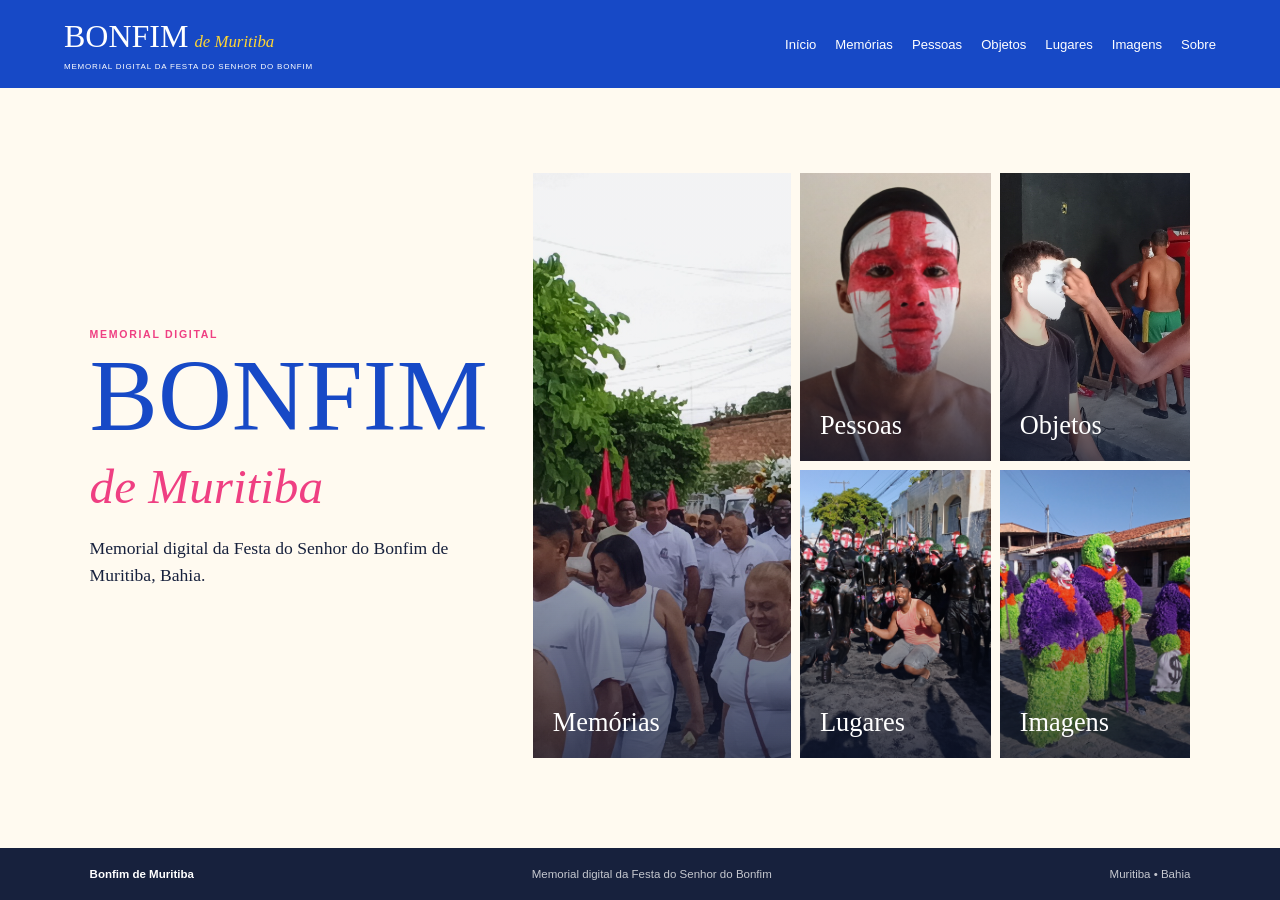
<file: index.html>
<!doctype html><html lang="pt-BR"><head><meta charset="utf-8"><meta name="viewport" content="width=device-width,initial-scale=1"><title>Bonfim de Muritiba</title><meta name="description" content="Memorial digital da Festa do Senhor do Bonfim de Muritiba, Bahia."><link rel="stylesheet" href="style.css"></head><body><header class="topo"><a class="marca" href="index.html"><strong>BONFIM</strong><span>de Muritiba</span><small>Memorial digital da Festa do Senhor do Bonfim</small></a><nav><a href="index.html">Início</a><a href="memorias.html">Memórias</a><a href="pessoas.html">Pessoas</a><a href="objetos.html">Objetos</a><a href="lugares.html">Lugares</a><a href="imagens.html">Imagens</a><a href="sobre.html">Sobre</a></nav></header><main><section class="inicio"><div class="apresentacao"><small>MEMORIAL DIGITAL</small><h1>BONFIM<br><em>de Muritiba</em></h1><p>Memorial digital da Festa do Senhor do Bonfim de Muritiba, Bahia.</p></div><div class="mosaico mosaico-fotos"><a class="m1" href="memorias.html" style="--foto:url('images/bonfim/10-cortejo.jpg')"><span>Memórias</span></a><a class="m2" href="pessoas.html" style="--foto:url('images/bonfim/04-retrato-pintura.jpg')"><span>Pessoas</span></a><a class="m3" href="objetos.html" style="--foto:url('images/bonfim/02-preparacao.jpg')"><span>Objetos</span></a><a class="m4" href="lugares.html" style="--foto:url('images/bonfim/06-grupo-na-rua.jpg')"><span>Lugares</span></a><a class="m5" href="imagens.html" style="--foto:url('images/bonfim/08-fantasias-verdes.jpg')"><span>Imagens</span></a></div></section></main><footer><b>Bonfim de Muritiba</b><span>Memorial digital da Festa do Senhor do Bonfim</span><span>Muritiba • Bahia</span></footer></body></html>
</file>
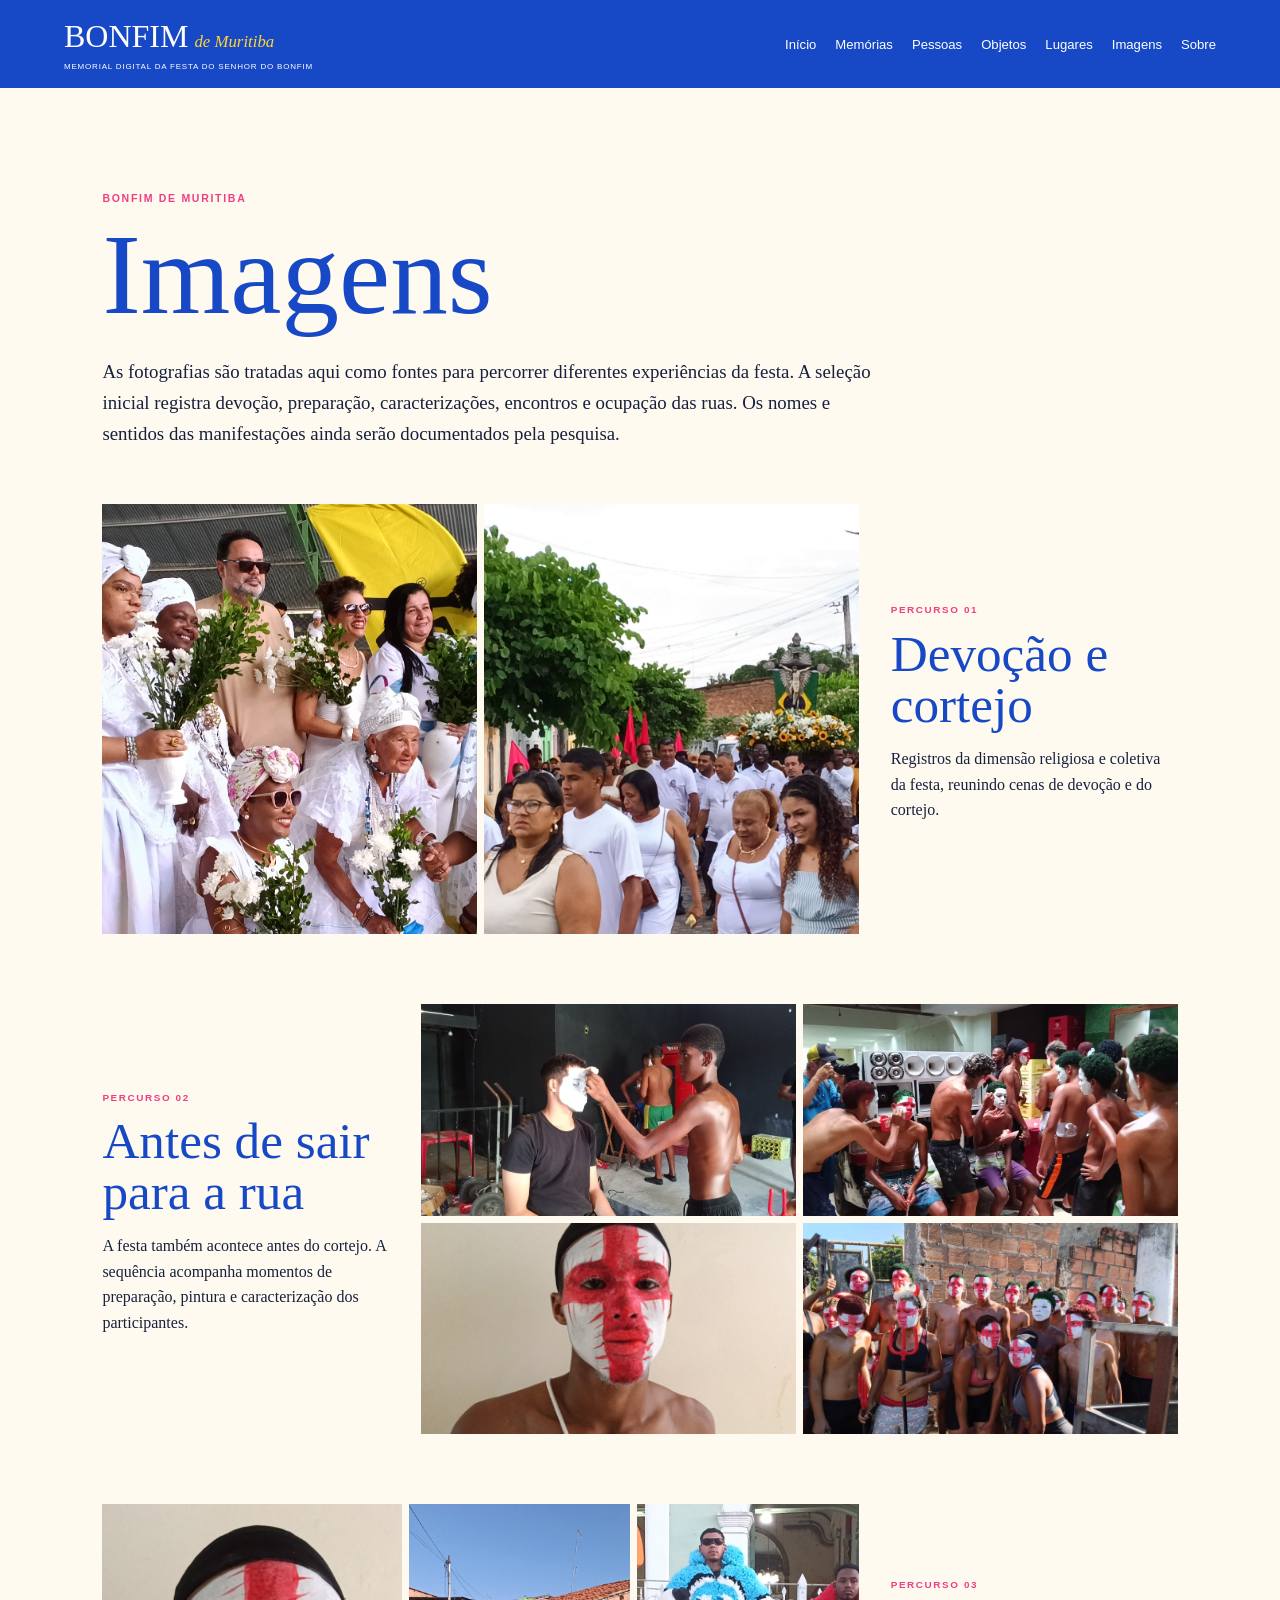
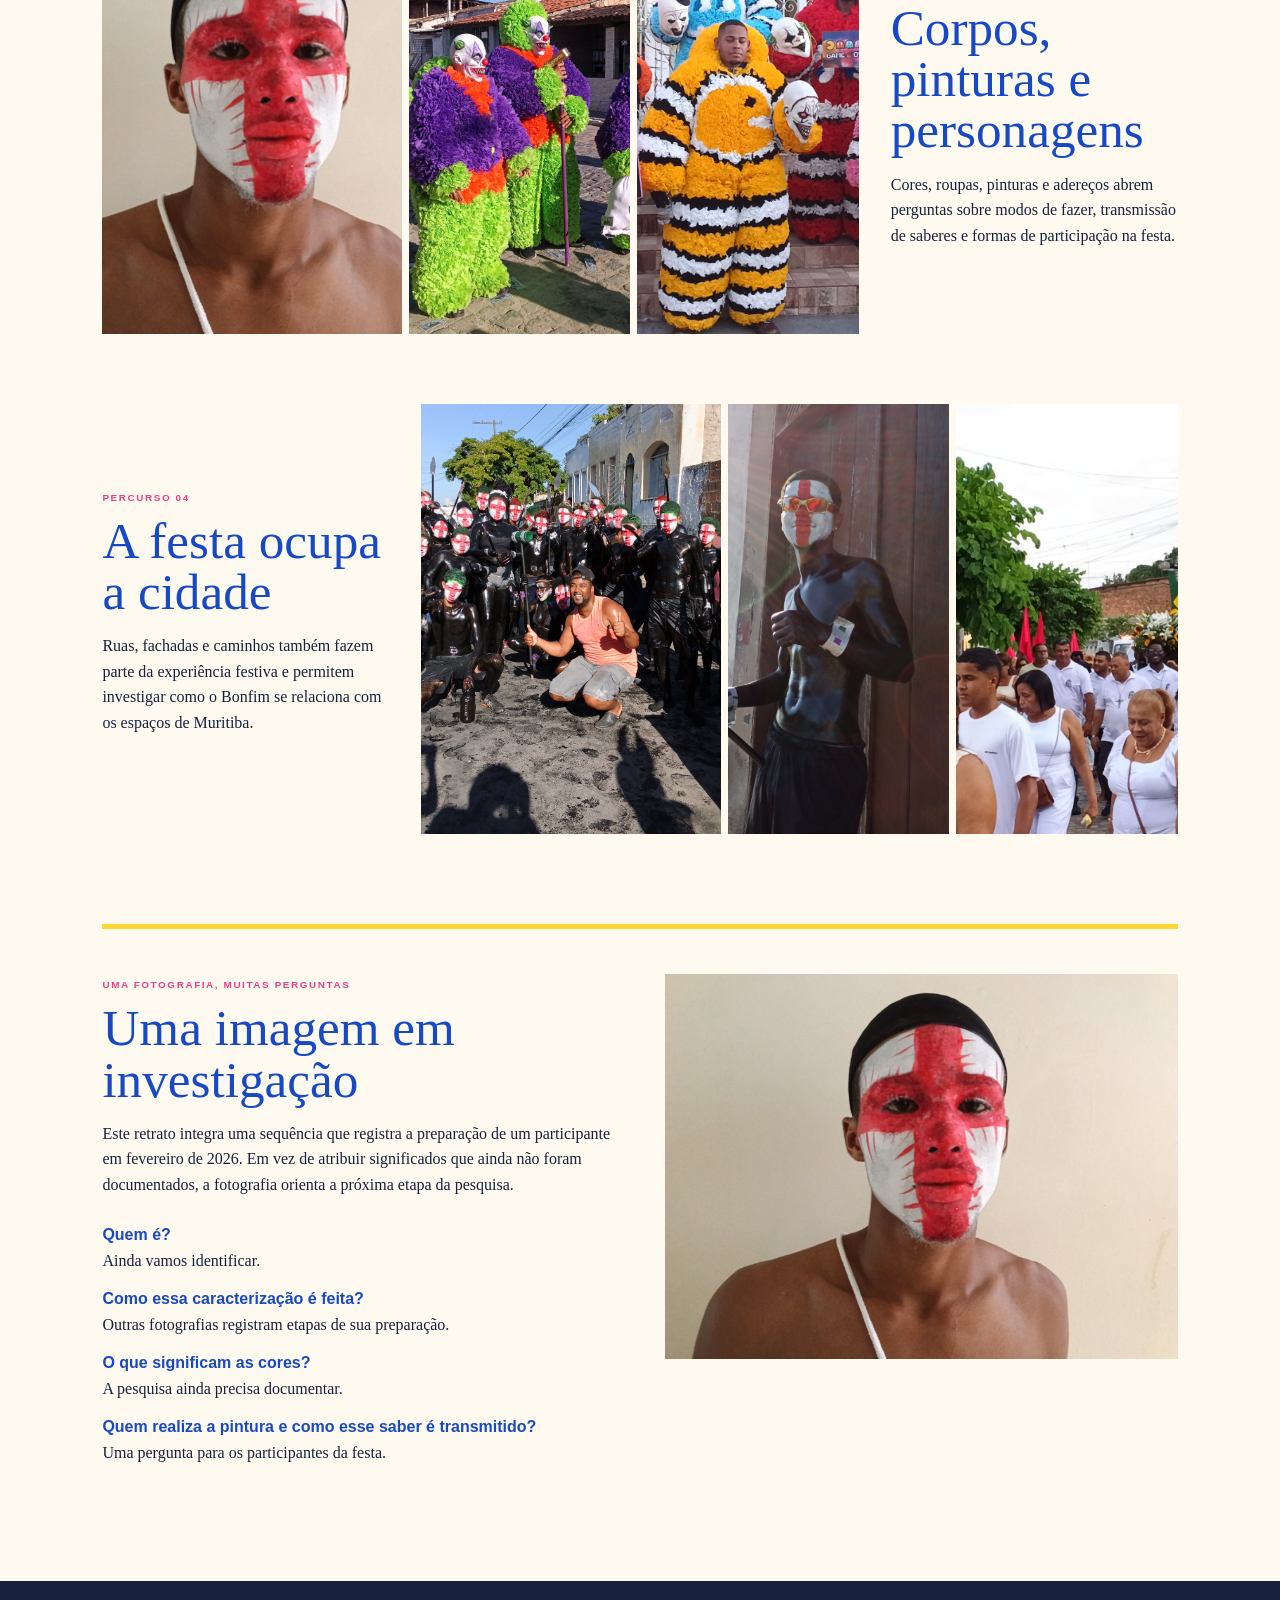
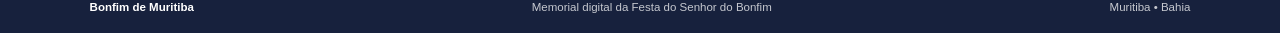
<file: imagens.html>
<!doctype html><html lang="pt-BR"><head><meta charset="utf-8"><meta name="viewport" content="width=device-width,initial-scale=1"><title>Imagens — Bonfim de Muritiba</title><link rel="stylesheet" href="style.css"></head><body><header class="topo"><a class="marca" href="index.html"><strong>BONFIM</strong><span>de Muritiba</span><small>Memorial digital da Festa do Senhor do Bonfim</small></a><nav><a href="index.html">Início</a><a href="memorias.html">Memórias</a><a href="pessoas.html">Pessoas</a><a href="objetos.html">Objetos</a><a href="lugares.html">Lugares</a><a href="imagens.html">Imagens</a><a href="sobre.html">Sobre</a></nav></header><main><section class="pagina-imagens"><small>BONFIM DE MURITIBA</small><h1>Imagens</h1><p class="intro-imagens">As fotografias são tratadas aqui como fontes para percorrer diferentes experiências da festa. A seleção inicial registra devoção, preparação, caracterizações, encontros e ocupação das ruas. Os nomes e sentidos das manifestações ainda serão documentados pela pesquisa.</p><div class="percursos"><article><div class="dupla"><img src="images/bonfim/01-devocao.jpg" alt="Registro da dimensão devocional da Festa do Bonfim de Muritiba"><img src="images/bonfim/10-cortejo.jpg" alt="Registro do cortejo da Festa do Bonfim de Muritiba"></div><div class="texto-percurso"><small>PERCURSO 01</small><h2>Devoção e cortejo</h2><p>Registros da dimensão religiosa e coletiva da festa, reunindo cenas de devoção e do cortejo.</p></div></article><article><div class="quadra"><img src="images/bonfim/02-preparacao.jpg" alt="Preparação de participante"><img src="images/bonfim/03-preparacao-coletiva.jpg" alt="Preparação coletiva"><img src="images/bonfim/04-retrato-pintura.jpg" alt="Participante caracterizado com pintura facial"><img src="images/bonfim/05-grupo-preparado.jpg" alt="Participantes após a caracterização"></div><div class="texto-percurso"><small>PERCURSO 02</small><h2>Antes de sair para a rua</h2><p>A festa também acontece antes do cortejo. A sequência acompanha momentos de preparação, pintura e caracterização dos participantes.</p></div></article><article><div class="tripla"><img src="images/bonfim/04-retrato-pintura.jpg" alt="Pintura facial de participante"><img src="images/bonfim/08-fantasias-verdes.jpg" alt="Participantes com fantasias multicoloridas"><img src="images/bonfim/09-fantasias-listradas.jpg" alt="Participantes com fantasias listradas"></div><div class="texto-percurso"><small>PERCURSO 03</small><h2>Corpos, pinturas e personagens</h2><p>Cores, roupas, pinturas e adereços abrem perguntas sobre modos de fazer, transmissão de saberes e formas de participação na festa.</p></div></article><article><div class="tripla"><img src="images/bonfim/06-grupo-na-rua.jpg" alt="Participantes ocupando a rua durante a festa"><img src="images/bonfim/07-personagem-lugar.jpg" alt="Participante caracterizado no espaço urbano"><img src="images/bonfim/10-cortejo.jpg" alt="Cortejo nas ruas de Muritiba"></div><div class="texto-percurso"><small>PERCURSO 04</small><h2>A festa ocupa a cidade</h2><p>Ruas, fachadas e caminhos também fazem parte da experiência festiva e permitem investigar como o Bonfim se relaciona com os espaços de Muritiba.</p></div></article></div><section class="foto-investigada"><div><small>UMA FOTOGRAFIA, MUITAS PERGUNTAS</small><h2>Uma imagem em investigação</h2><p>Este retrato integra uma sequência que registra a preparação de um participante em fevereiro de 2026. Em vez de atribuir significados que ainda não foram documentados, a fotografia orienta a próxima etapa da pesquisa.</p><dl><dt>Quem é?</dt><dd>Ainda vamos identificar.</dd><dt>Como essa caracterização é feita?</dt><dd>Outras fotografias registram etapas de sua preparação.</dd><dt>O que significam as cores?</dt><dd>A pesquisa ainda precisa documentar.</dd><dt>Quem realiza a pintura e como esse saber é transmitido?</dt><dd>Uma pergunta para os participantes da festa.</dd></dl></div><img src="images/bonfim/04-retrato-pintura.jpg" alt="Participante caracterizado durante a Festa do Bonfim de Muritiba em fevereiro de 2026"></section></section></main><footer><b>Bonfim de Muritiba</b><span>Memorial digital da Festa do Senhor do Bonfim</span><span>Muritiba • Bahia</span></footer></body></html>
</file>
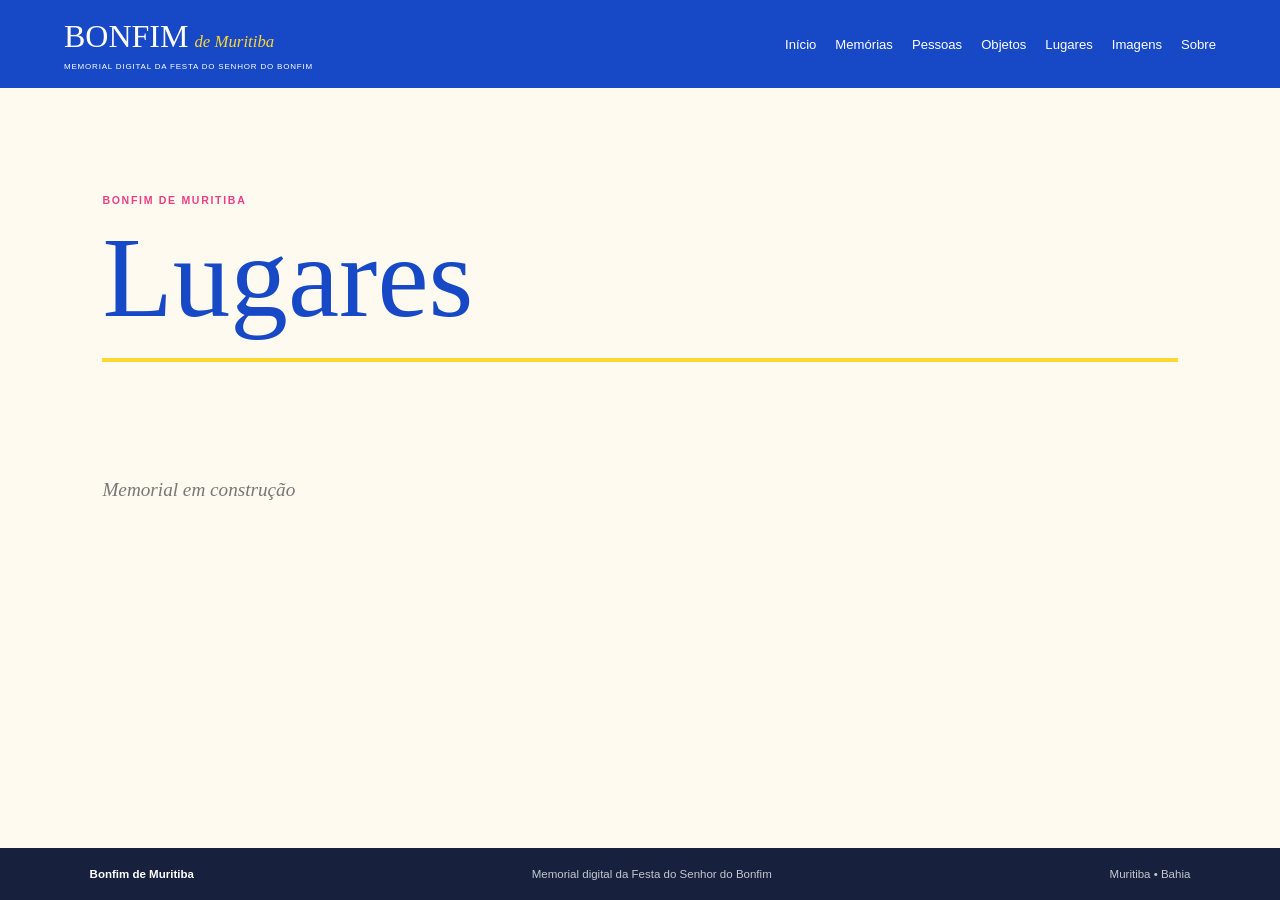
<file: lugares.html>
<!doctype html><html lang="pt-BR"><head><meta charset="utf-8"><meta name="viewport" content="width=device-width,initial-scale=1"><title>Lugares — Bonfim de Muritiba</title><link rel="stylesheet" href="style.css"></head><body><header class="topo"><a class="marca" href="index.html"><strong>BONFIM</strong><span>de Muritiba</span><small>Memorial digital da Festa do Senhor do Bonfim</small></a><nav><a href="index.html">Início</a><a href="memorias.html">Memórias</a><a href="pessoas.html">Pessoas</a><a href="objetos.html">Objetos</a><a href="lugares.html">Lugares</a><a href="imagens.html">Imagens</a><a href="sobre.html">Sobre</a></nav></header><main><section class="pagina-vazia"><small>BONFIM DE MURITIBA</small><h1>Lugares</h1><div class="vazio"><span>Memorial em construção</span></div></section></main><footer><b>Bonfim de Muritiba</b><span>Memorial digital da Festa do Senhor do Bonfim</span><span>Muritiba • Bahia</span></footer></body></html>
</file>
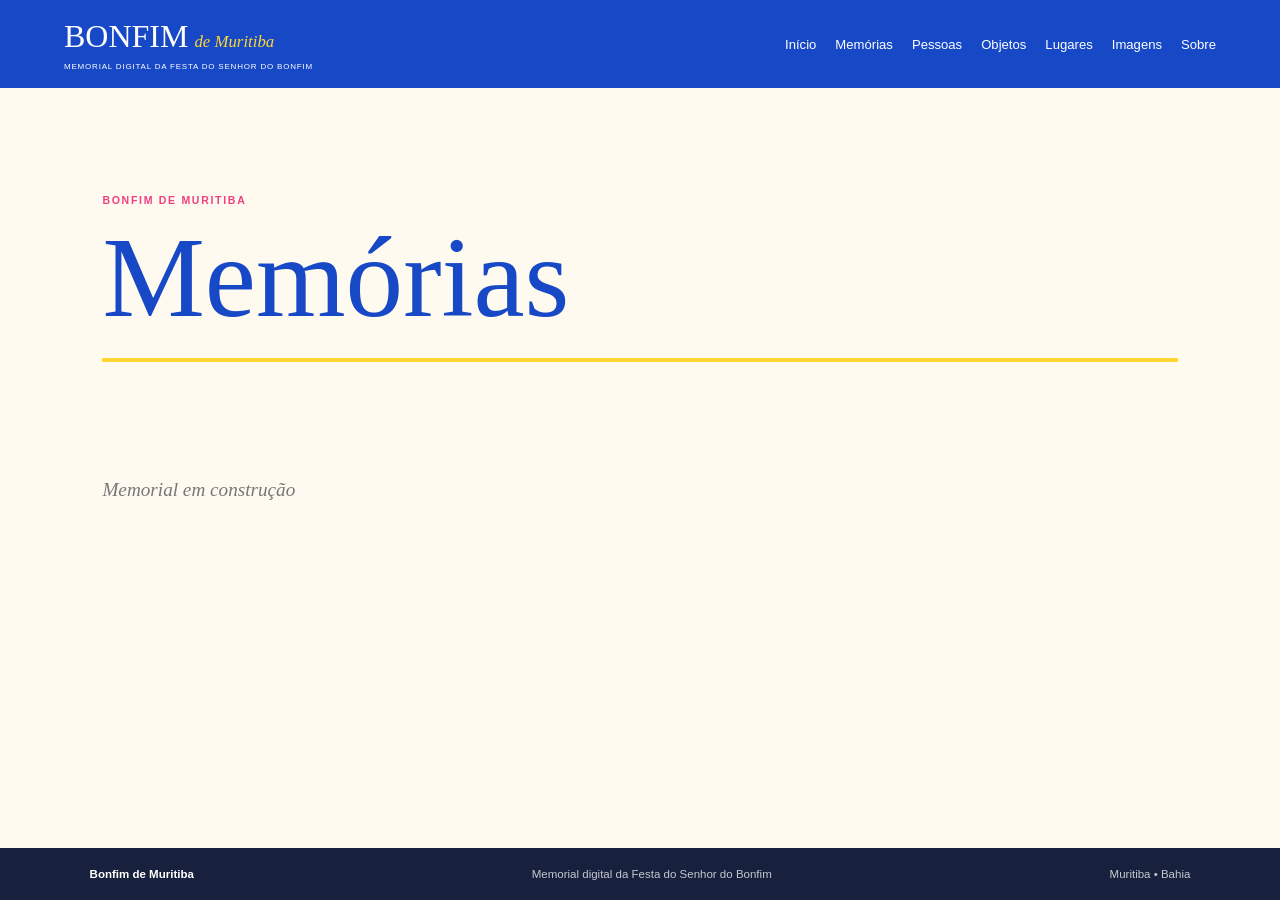
<file: memorias.html>
<!doctype html><html lang="pt-BR"><head><meta charset="utf-8"><meta name="viewport" content="width=device-width,initial-scale=1"><title>Memórias — Bonfim de Muritiba</title><link rel="stylesheet" href="style.css"></head><body><header class="topo"><a class="marca" href="index.html"><strong>BONFIM</strong><span>de Muritiba</span><small>Memorial digital da Festa do Senhor do Bonfim</small></a><nav><a href="index.html">Início</a><a href="memorias.html">Memórias</a><a href="pessoas.html">Pessoas</a><a href="objetos.html">Objetos</a><a href="lugares.html">Lugares</a><a href="imagens.html">Imagens</a><a href="sobre.html">Sobre</a></nav></header><main><section class="pagina-vazia"><small>BONFIM DE MURITIBA</small><h1>Memórias</h1><div class="vazio"><span>Memorial em construção</span></div></section></main><footer><b>Bonfim de Muritiba</b><span>Memorial digital da Festa do Senhor do Bonfim</span><span>Muritiba • Bahia</span></footer></body></html>
</file>
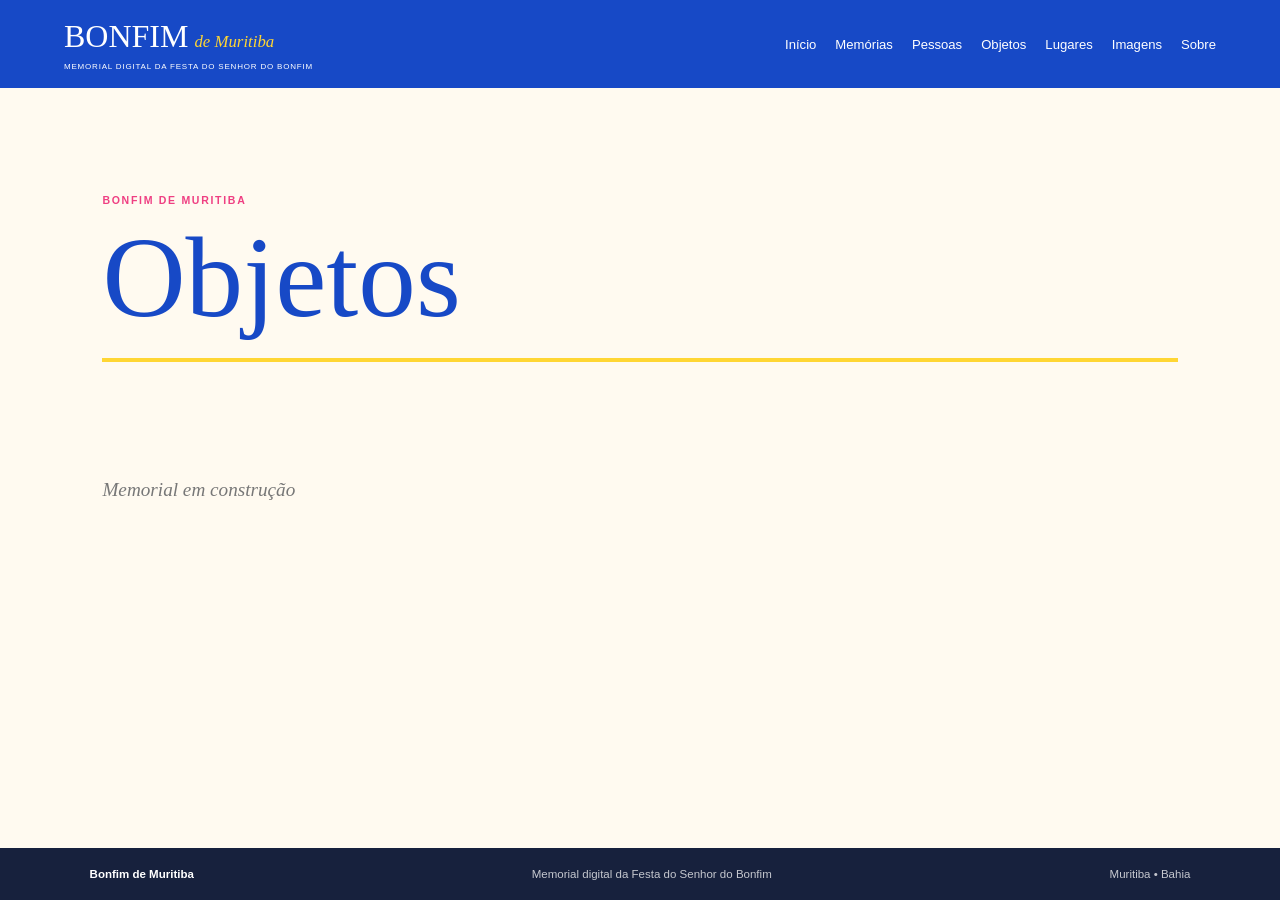
<file: objetos.html>
<!doctype html><html lang="pt-BR"><head><meta charset="utf-8"><meta name="viewport" content="width=device-width,initial-scale=1"><title>Objetos — Bonfim de Muritiba</title><link rel="stylesheet" href="style.css"></head><body><header class="topo"><a class="marca" href="index.html"><strong>BONFIM</strong><span>de Muritiba</span><small>Memorial digital da Festa do Senhor do Bonfim</small></a><nav><a href="index.html">Início</a><a href="memorias.html">Memórias</a><a href="pessoas.html">Pessoas</a><a href="objetos.html">Objetos</a><a href="lugares.html">Lugares</a><a href="imagens.html">Imagens</a><a href="sobre.html">Sobre</a></nav></header><main><section class="pagina-vazia"><small>BONFIM DE MURITIBA</small><h1>Objetos</h1><div class="vazio"><span>Memorial em construção</span></div></section></main><footer><b>Bonfim de Muritiba</b><span>Memorial digital da Festa do Senhor do Bonfim</span><span>Muritiba • Bahia</span></footer></body></html>
</file>
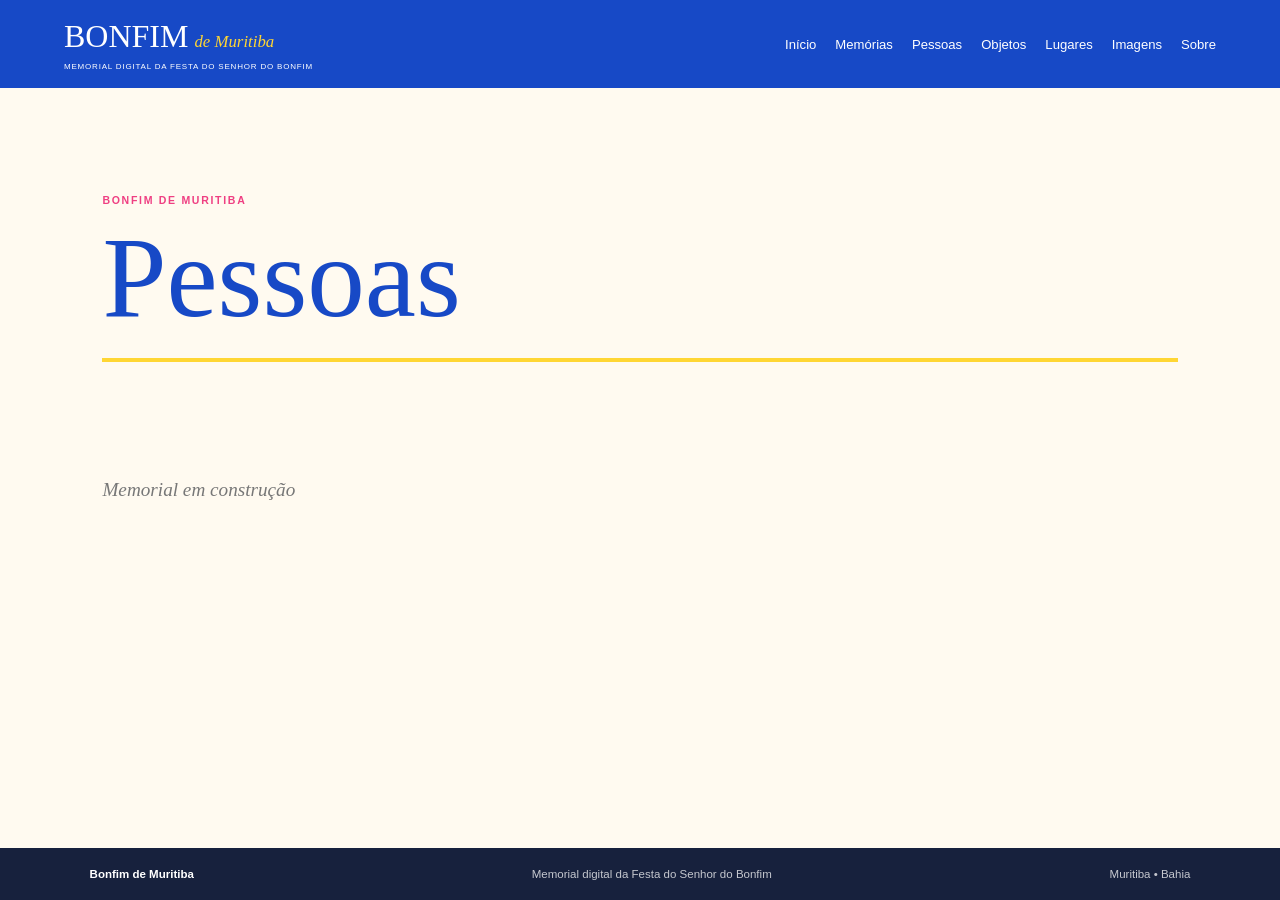
<file: pessoas.html>
<!doctype html><html lang="pt-BR"><head><meta charset="utf-8"><meta name="viewport" content="width=device-width,initial-scale=1"><title>Pessoas — Bonfim de Muritiba</title><link rel="stylesheet" href="style.css"></head><body><header class="topo"><a class="marca" href="index.html"><strong>BONFIM</strong><span>de Muritiba</span><small>Memorial digital da Festa do Senhor do Bonfim</small></a><nav><a href="index.html">Início</a><a href="memorias.html">Memórias</a><a href="pessoas.html">Pessoas</a><a href="objetos.html">Objetos</a><a href="lugares.html">Lugares</a><a href="imagens.html">Imagens</a><a href="sobre.html">Sobre</a></nav></header><main><section class="pagina-vazia"><small>BONFIM DE MURITIBA</small><h1>Pessoas</h1><div class="vazio"><span>Memorial em construção</span></div></section></main><footer><b>Bonfim de Muritiba</b><span>Memorial digital da Festa do Senhor do Bonfim</span><span>Muritiba • Bahia</span></footer></body></html>
</file>
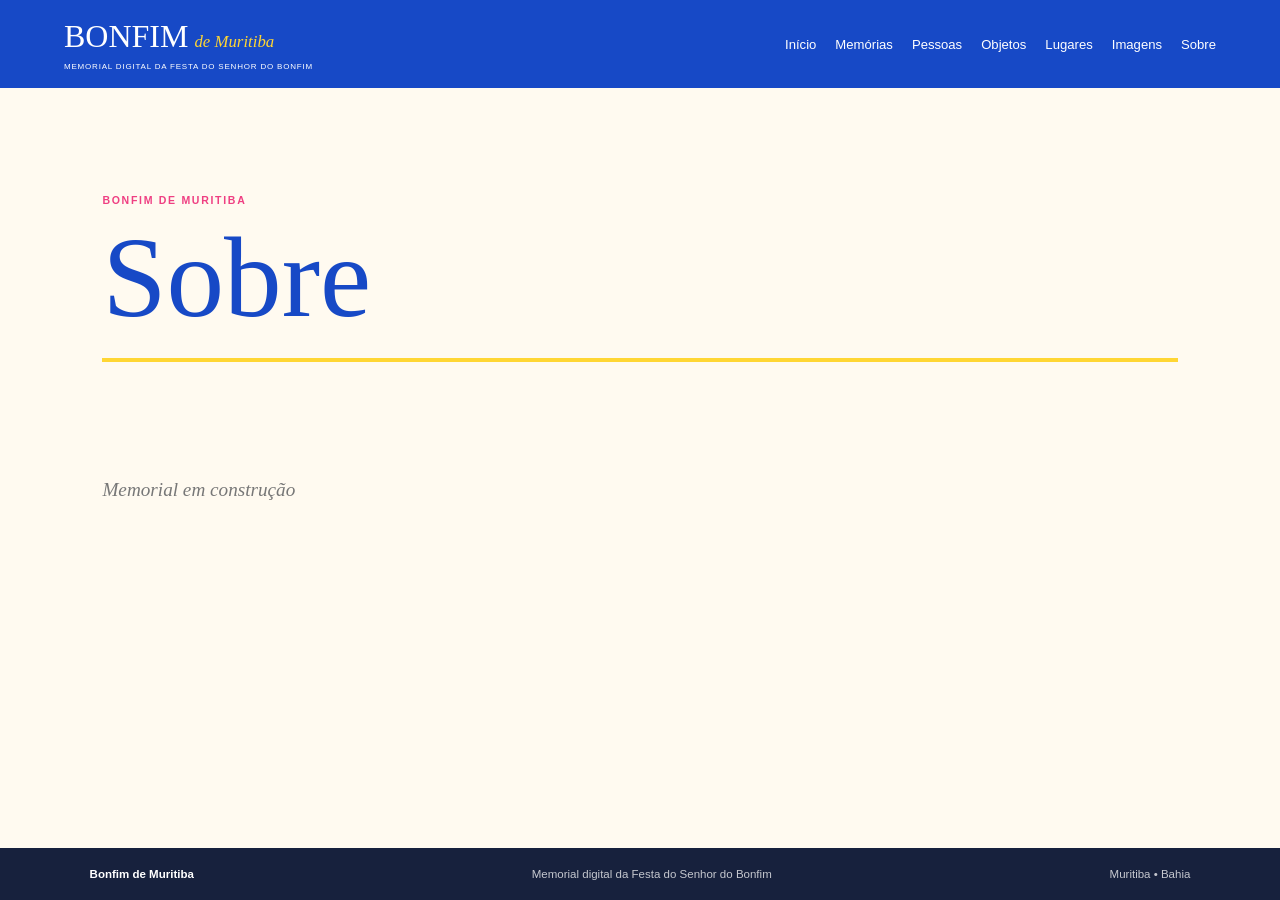
<file: sobre.html>
<!doctype html><html lang="pt-BR"><head><meta charset="utf-8"><meta name="viewport" content="width=device-width,initial-scale=1"><title>Sobre — Bonfim de Muritiba</title><link rel="stylesheet" href="style.css"></head><body><header class="topo"><a class="marca" href="index.html"><strong>BONFIM</strong><span>de Muritiba</span><small>Memorial digital da Festa do Senhor do Bonfim</small></a><nav><a href="index.html">Início</a><a href="memorias.html">Memórias</a><a href="pessoas.html">Pessoas</a><a href="objetos.html">Objetos</a><a href="lugares.html">Lugares</a><a href="imagens.html">Imagens</a><a href="sobre.html">Sobre</a></nav></header><main><section class="pagina-vazia"><small>BONFIM DE MURITIBA</small><h1>Sobre</h1><div class="vazio"><span>Memorial em construção</span></div></section></main><footer><b>Bonfim de Muritiba</b><span>Memorial digital da Festa do Senhor do Bonfim</span><span>Muritiba • Bahia</span></footer></body></html>
</file>
<file: style.css>
:root{--azul:#1749c6;--amarelo:#ffd633;--rosa:#ef3f82;--laranja:#ff6c35;--verde:#24a56a;--roxo:#6b48d7;--papel:#fffaf0;--tinta:#17213d}*{box-sizing:border-box}html,body{margin:0;min-height:100%;background:var(--papel);color:var(--tinta);font-family:Arial,Helvetica,sans-serif}body{min-height:100vh;display:flex;flex-direction:column}.topo{padding:14px clamp(18px,5vw,72px);min-height:88px;background:var(--azul);display:flex;align-items:center;justify-content:space-between;gap:28px}.marca{text-decoration:none;color:#fff;line-height:.9}.marca strong{font:2rem Georgia,serif}.marca span{font:italic 1.05rem Georgia,serif;color:var(--amarelo);margin-left:6px}.marca small{display:block;font:8px Arial,sans-serif;letter-spacing:.1em;text-transform:uppercase;margin-top:7px;color:#fff}.topo nav{display:flex;gap:19px;overflow:auto;white-space:nowrap}.topo nav a{color:#fff;text-decoration:none;font-size:.82rem}.topo nav a:hover{color:var(--amarelo)}main{flex:1}.inicio{min-height:calc(100vh - 145px);display:grid;grid-template-columns:.75fr 1.25fr;gap:45px;padding:clamp(38px,6vw,75px) clamp(20px,7vw,100px);align-items:center}.apresentacao small,.pagina-vazia small,.pagina-imagens>small{font-size:.66rem;letter-spacing:.16em;font-weight:bold;color:var(--rosa)}h1{font-family:Georgia,serif;font-weight:normal}.apresentacao h1{font-size:clamp(4.5rem,8vw,8rem);line-height:.72;margin:.16em 0 .28em;color:var(--azul)}.apresentacao h1 em{font-size:.48em;color:var(--rosa);font-weight:normal}.apresentacao p{font:1.1rem/1.55 Georgia,serif;max-width:460px}.mosaico{height:min(590px,65vh);min-height:440px;display:grid;grid-template-columns:1.15fr .85fr .85fr;grid-template-rows:1fr 1fr;gap:9px}.mosaico a{position:relative;overflow:hidden;text-decoration:none;display:flex;align-items:flex-end;padding:20px;transition:transform .2s;background-image:linear-gradient(to top,rgba(12,20,43,.72),rgba(12,20,43,.05) 60%),var(--foto);background-size:cover;background-position:center}.mosaico a:hover{transform:translateY(-3px)}.mosaico span{font:1.65rem Georgia,serif;color:#fff;position:relative;z-index:2}.m1{grid-row:1/3}.pagina-vazia{padding:clamp(55px,8vw,110px) clamp(20px,8vw,120px);min-height:calc(100vh - 150px)}.pagina-vazia h1,.pagina-imagens>h1{font-size:clamp(4rem,9vw,8rem);line-height:.9;color:var(--azul);margin:.15em 0 .25em}.vazio{min-height:260px;border-top:4px solid var(--amarelo);display:flex;align-items:center}.vazio span{font:italic 1.2rem Georgia,serif;color:#777}.pagina-imagens{padding:clamp(55px,8vw,100px) clamp(20px,8vw,120px)}.intro-imagens{max-width:780px;font:1.18rem/1.65 Georgia,serif;margin:0 0 55px}.percursos{display:grid;gap:70px}.percursos article{display:grid;grid-template-columns:minmax(0,1.45fr) minmax(260px,.55fr);gap:32px;align-items:center}.percursos article:nth-child(even){grid-template-columns:minmax(260px,.55fr) minmax(0,1.45fr)}.percursos article:nth-child(even)>:first-child{order:2}.dupla,.tripla,.quadra{display:grid;gap:7px;height:430px}.dupla{grid-template-columns:1fr 1fr}.tripla{grid-template-columns:1.15fr .85fr .85fr}.quadra{grid-template-columns:1fr 1fr;grid-template-rows:1fr 1fr}.dupla img,.tripla img,.quadra img{width:100%;height:100%;object-fit:cover;min-width:0;min-height:0}.texto-percurso small,.foto-investigada small{font-size:.62rem;letter-spacing:.16em;font-weight:bold;color:var(--rosa)}.texto-percurso h2,.foto-investigada h2{font:normal clamp(2rem,4vw,3.4rem)/1 Georgia,serif;color:var(--azul);margin:.2em 0}.texto-percurso p,.foto-investigada p{font:1rem/1.6 Georgia,serif}.foto-investigada{margin-top:90px;border-top:5px solid var(--amarelo);padding-top:45px;display:grid;grid-template-columns:1fr 1fr;gap:50px;align-items:start}.foto-investigada img{width:100%;max-height:650px;object-fit:cover}.foto-investigada dl{margin-top:28px}.foto-investigada dt{font-weight:bold;color:var(--azul);margin-top:17px}.foto-investigada dd{margin:5px 0 0;font:1rem/1.5 Georgia,serif}footer{background:var(--tinta);color:#fff;padding:20px clamp(20px,7vw,100px);display:flex;justify-content:space-between;gap:20px;font-size:.72rem}footer span{opacity:.75}@media(max-width:900px){.topo{align-items:flex-start;flex-direction:column}.topo nav{width:100%;padding-bottom:3px}.inicio{grid-template-columns:1fr}.mosaico{height:500px}.apresentacao h1{font-size:clamp(4rem,14vw,7rem)}.percursos article,.percursos article:nth-child(even),.foto-investigada{grid-template-columns:1fr}.percursos article:nth-child(even)>:first-child{order:0}.dupla,.tripla,.quadra{height:360px}}@media(max-width:560px){.mosaico{grid-template-columns:1fr 1fr;grid-template-rows:repeat(3,150px);height:auto;min-height:0}.m1{grid-row:1/3}.m5{grid-column:1/3}.mosaico span{font-size:1.3rem}.pagina-imagens{padding-left:18px;padding-right:18px}.dupla,.tripla,.quadra{height:310px}.tripla{grid-template-columns:1fr 1fr}.tripla img:first-child{grid-row:1/3}.foto-investigada{margin-top:65px}footer{flex-direction:column}}
</file>
